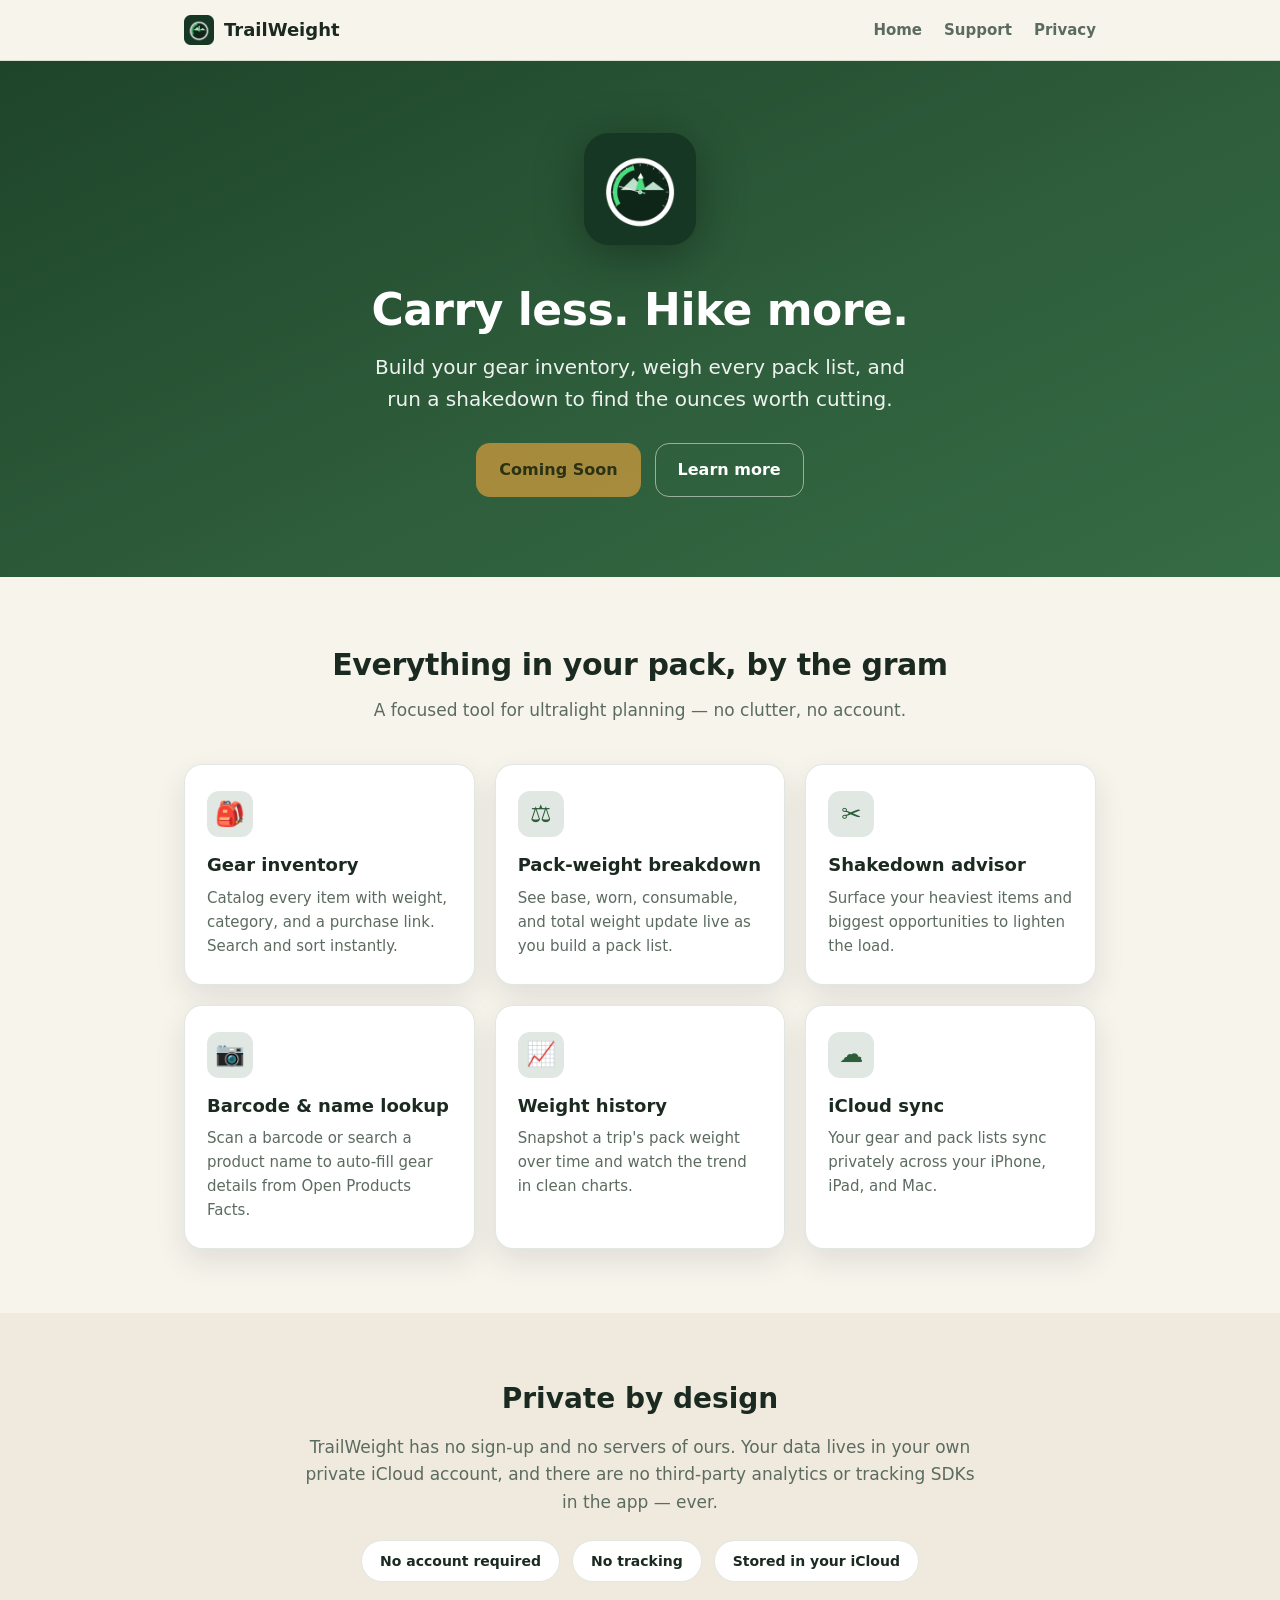
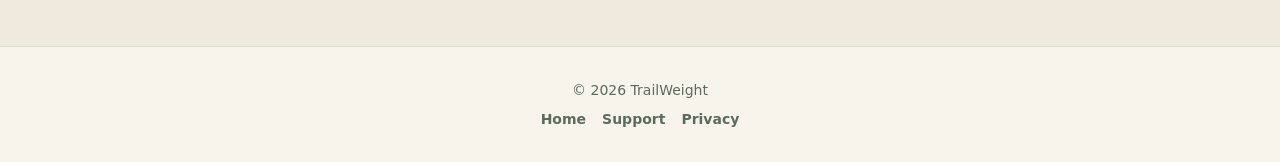
<file: index.html>
<!DOCTYPE html>
<html lang="en">
<head>
  <meta charset="UTF-8">
  <meta name="viewport" content="width=device-width, initial-scale=1">
  <meta name="color-scheme" content="light dark">
  <title>TrailWeight — Ultralight backpacking gear & pack-weight tracker</title>
  <meta name="description" content="TrailWeight helps ultralight backpackers build a gear inventory, weigh their pack, and run a shakedown to cut ounces. Private by design — your data stays in your iCloud.">
  <link rel="icon" type="image/png" href="favicon.png">
  <link rel="apple-touch-icon" href="apple-touch-icon.png">
  <link rel="stylesheet" href="style.css">
</head>
<body>
  <header class="nav">
    <div class="container nav-inner">
      <a class="brand" href="index.html"><img src="icon.png" alt="TrailWeight icon">TrailWeight</a>
      <nav class="nav-links">
        <a href="index.html">Home</a>
        <a href="support.html">Support</a>
        <a href="privacy.html">Privacy</a>
      </nav>
    </div>
  </header>

  <section class="hero">
    <div class="container">
      <img class="app-icon" src="icon.png" alt="TrailWeight app icon">
      <h1>Carry less. Hike more.</h1>
      <p class="tagline">Build your gear inventory, weigh every pack list, and run a shakedown to find the ounces worth cutting.</p>
      <div class="cta-row">
        <a class="btn btn-primary" id="store-cta" href="#" aria-disabled="true" role="button">Coming&nbsp;Soon</a>
        <a class="btn btn-ghost" href="support.html">Learn&nbsp;more</a>
      </div>
    </div>
  </section>

  <section>
    <div class="container">
      <h2 class="section-title">Everything in your pack, by the gram</h2>
      <p class="section-sub">A focused tool for ultralight planning — no clutter, no account.</p>
      <div class="features">
        <div class="feature">
          <div class="ic">🎒</div>
          <h3>Gear inventory</h3>
          <p>Catalog every item with weight, category, and a purchase link. Search and sort instantly.</p>
        </div>
        <div class="feature">
          <div class="ic">⚖️</div>
          <h3>Pack-weight breakdown</h3>
          <p>See base, worn, consumable, and total weight update live as you build a pack list.</p>
        </div>
        <div class="feature">
          <div class="ic">✂️</div>
          <h3>Shakedown advisor</h3>
          <p>Surface your heaviest items and biggest opportunities to lighten the load.</p>
        </div>
        <div class="feature">
          <div class="ic">📷</div>
          <h3>Barcode &amp; name lookup</h3>
          <p>Scan a barcode or search a product name to auto-fill gear details from Open Products Facts.</p>
        </div>
        <div class="feature">
          <div class="ic">📈</div>
          <h3>Weight history</h3>
          <p>Snapshot a trip's pack weight over time and watch the trend in clean charts.</p>
        </div>
        <div class="feature">
          <div class="ic">☁️</div>
          <h3>iCloud sync</h3>
          <p>Your gear and pack lists sync privately across your iPhone, iPad, and Mac.</p>
        </div>
      </div>
    </div>
  </section>

  <section class="band">
    <div class="container">
      <h2>Private by design</h2>
      <p>TrailWeight has no sign-up and no servers of ours. Your data lives in your own private iCloud account, and there are no third-party analytics or tracking SDKs in the app — ever.</p>
      <div class="pill-row">
        <span class="pill">No account required</span>
        <span class="pill">No tracking</span>
        <span class="pill">Stored in your iCloud</span>
      </div>
    </div>
  </section>

  <footer class="footer">
    <div class="container">
      <div>© 2026 TrailWeight</div>
      <div class="footer-links">
        <a href="index.html">Home</a>
        <a href="support.html">Support</a>
        <a href="privacy.html">Privacy</a>
      </div>
    </div>
  </footer>

  <script>
    // App Store availability auto-detect. Set APP_STORE_ID to the numeric id once
    // the app is published; the CTA then swaps to a live "Download on the App Store"
    // link automatically (via the iTunes Lookup JSONP API) with no edit on launch day.
    var APP_STORE_ID = ""; // e.g. "6612345678"
    (function () {
      if (!APP_STORE_ID) return; // stays "Coming Soon" until an id is set
      var cb = "__twAppLookup";
      window[cb] = function (data) {
        if (data && data.resultCount > 0) {
          var app = data.results[0];
          var cta = document.getElementById("store-cta");
          cta.href = app.trackViewUrl;
          cta.removeAttribute("aria-disabled");
          cta.classList.add("available");
          cta.textContent = "Download on the App Store";
        }
      };
      var s = document.createElement("script");
      s.src = "https://itunes.apple.com/lookup?id=" + APP_STORE_ID + "&callback=" + cb;
      s.onerror = function () {}; // silent: leave CTA as-is on network failure
      document.head.appendChild(s);
    })();
  </script>
</body>
</html>
</file>
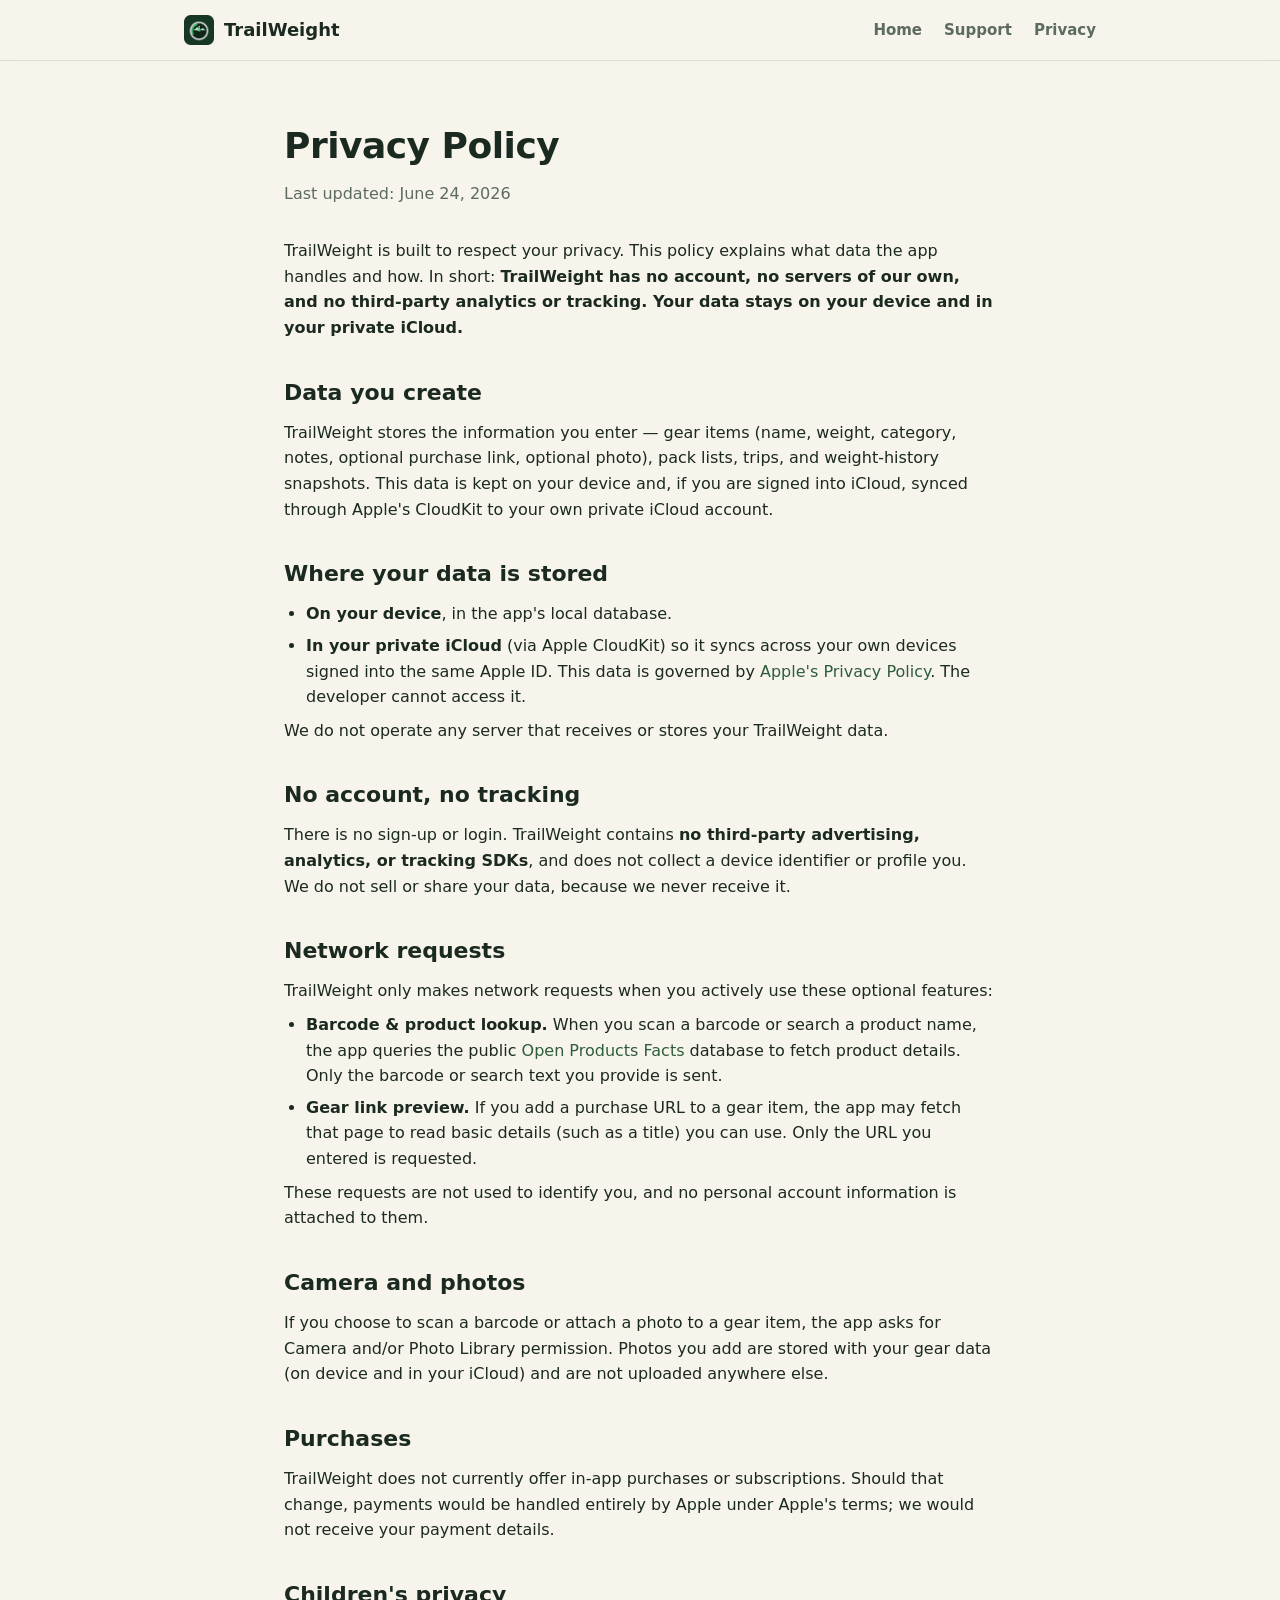
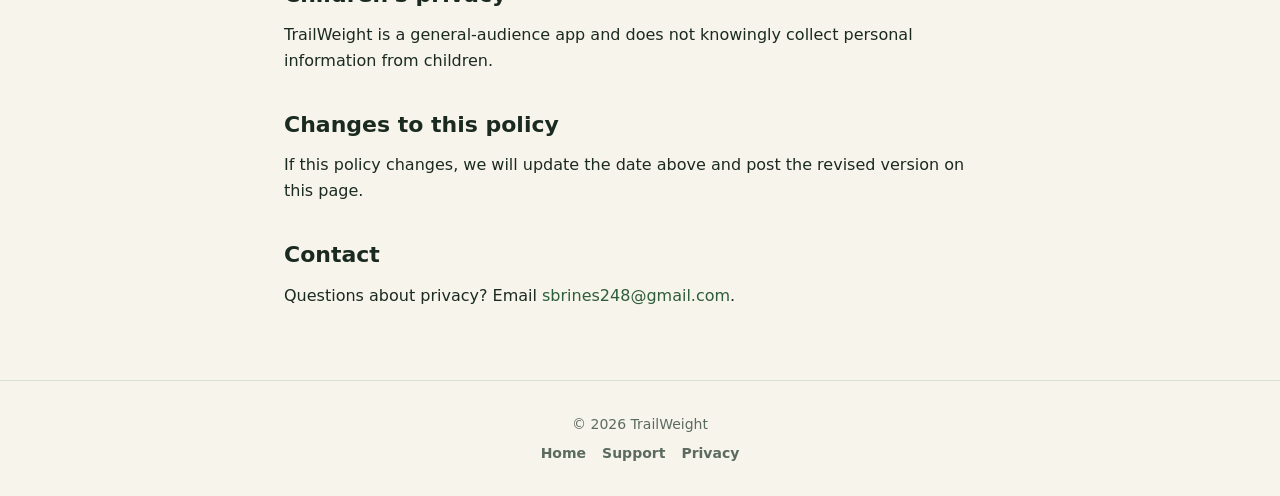
<file: privacy.html>
<!DOCTYPE html>
<html lang="en">
<head>
  <meta charset="UTF-8">
  <meta name="viewport" content="width=device-width, initial-scale=1">
  <meta name="color-scheme" content="light dark">
  <title>TrailWeight — Privacy Policy</title>
  <meta name="description" content="TrailWeight privacy policy: no account, no tracking, your data stored in your own iCloud.">
  <link rel="icon" type="image/png" href="favicon.png">
  <link rel="apple-touch-icon" href="apple-touch-icon.png">
  <link rel="stylesheet" href="style.css">
</head>
<body>
  <header class="nav">
    <div class="container nav-inner">
      <a class="brand" href="index.html"><img src="icon.png" alt="TrailWeight icon">TrailWeight</a>
      <nav class="nav-links">
        <a href="index.html">Home</a>
        <a href="support.html">Support</a>
        <a href="privacy.html">Privacy</a>
      </nav>
    </div>
  </header>

  <main class="article">
    <h1>Privacy Policy</h1>
    <p class="updated">Last updated: June 24, 2026</p>

    <p>TrailWeight is built to respect your privacy. This policy explains what data the app handles and how. In short: <strong>TrailWeight has no account, no servers of our own, and no third-party analytics or tracking. Your data stays on your device and in your private iCloud.</strong></p>

    <h2>Data you create</h2>
    <p>TrailWeight stores the information you enter — gear items (name, weight, category, notes, optional purchase link, optional photo), pack lists, trips, and weight-history snapshots. This data is kept on your device and, if you are signed into iCloud, synced through Apple's CloudKit to your own private iCloud account.</p>

    <h2>Where your data is stored</h2>
    <ul>
      <li><strong>On your device</strong>, in the app's local database.</li>
      <li><strong>In your private iCloud</strong> (via Apple CloudKit) so it syncs across your own devices signed into the same Apple ID. This data is governed by <a href="https://www.apple.com/legal/privacy/" rel="noopener">Apple's Privacy Policy</a>. The developer cannot access it.</li>
    </ul>
    <p>We do not operate any server that receives or stores your TrailWeight data.</p>

    <h2>No account, no tracking</h2>
    <p>There is no sign-up or login. TrailWeight contains <strong>no third-party advertising, analytics, or tracking SDKs</strong>, and does not collect a device identifier or profile you. We do not sell or share your data, because we never receive it.</p>

    <h2>Network requests</h2>
    <p>TrailWeight only makes network requests when you actively use these optional features:</p>
    <ul>
      <li><strong>Barcode &amp; product lookup.</strong> When you scan a barcode or search a product name, the app queries the public <a href="https://world.openproductsfacts.org/" rel="noopener">Open Products Facts</a> database to fetch product details. Only the barcode or search text you provide is sent.</li>
      <li><strong>Gear link preview.</strong> If you add a purchase URL to a gear item, the app may fetch that page to read basic details (such as a title) you can use. Only the URL you entered is requested.</li>
    </ul>
    <p>These requests are not used to identify you, and no personal account information is attached to them.</p>

    <h2>Camera and photos</h2>
    <p>If you choose to scan a barcode or attach a photo to a gear item, the app asks for Camera and/or Photo Library permission. Photos you add are stored with your gear data (on device and in your iCloud) and are not uploaded anywhere else.</p>

    <h2>Purchases</h2>
    <p>TrailWeight does not currently offer in-app purchases or subscriptions. Should that change, payments would be handled entirely by Apple under Apple's terms; we would not receive your payment details.</p>

    <h2>Children's privacy</h2>
    <p>TrailWeight is a general-audience app and does not knowingly collect personal information from children.</p>

    <h2>Changes to this policy</h2>
    <p>If this policy changes, we will update the date above and post the revised version on this page.</p>

    <h2>Contact</h2>
    <p>Questions about privacy? Email <a href="mailto:sbrines248@gmail.com?subject=TrailWeight%20Privacy">sbrines248@gmail.com</a>.</p>
  </main>

  <footer class="footer">
    <div class="container">
      <div>© 2026 TrailWeight</div>
      <div class="footer-links">
        <a href="index.html">Home</a>
        <a href="support.html">Support</a>
        <a href="privacy.html">Privacy</a>
      </div>
    </div>
  </footer>
</body>
</html>
</file>
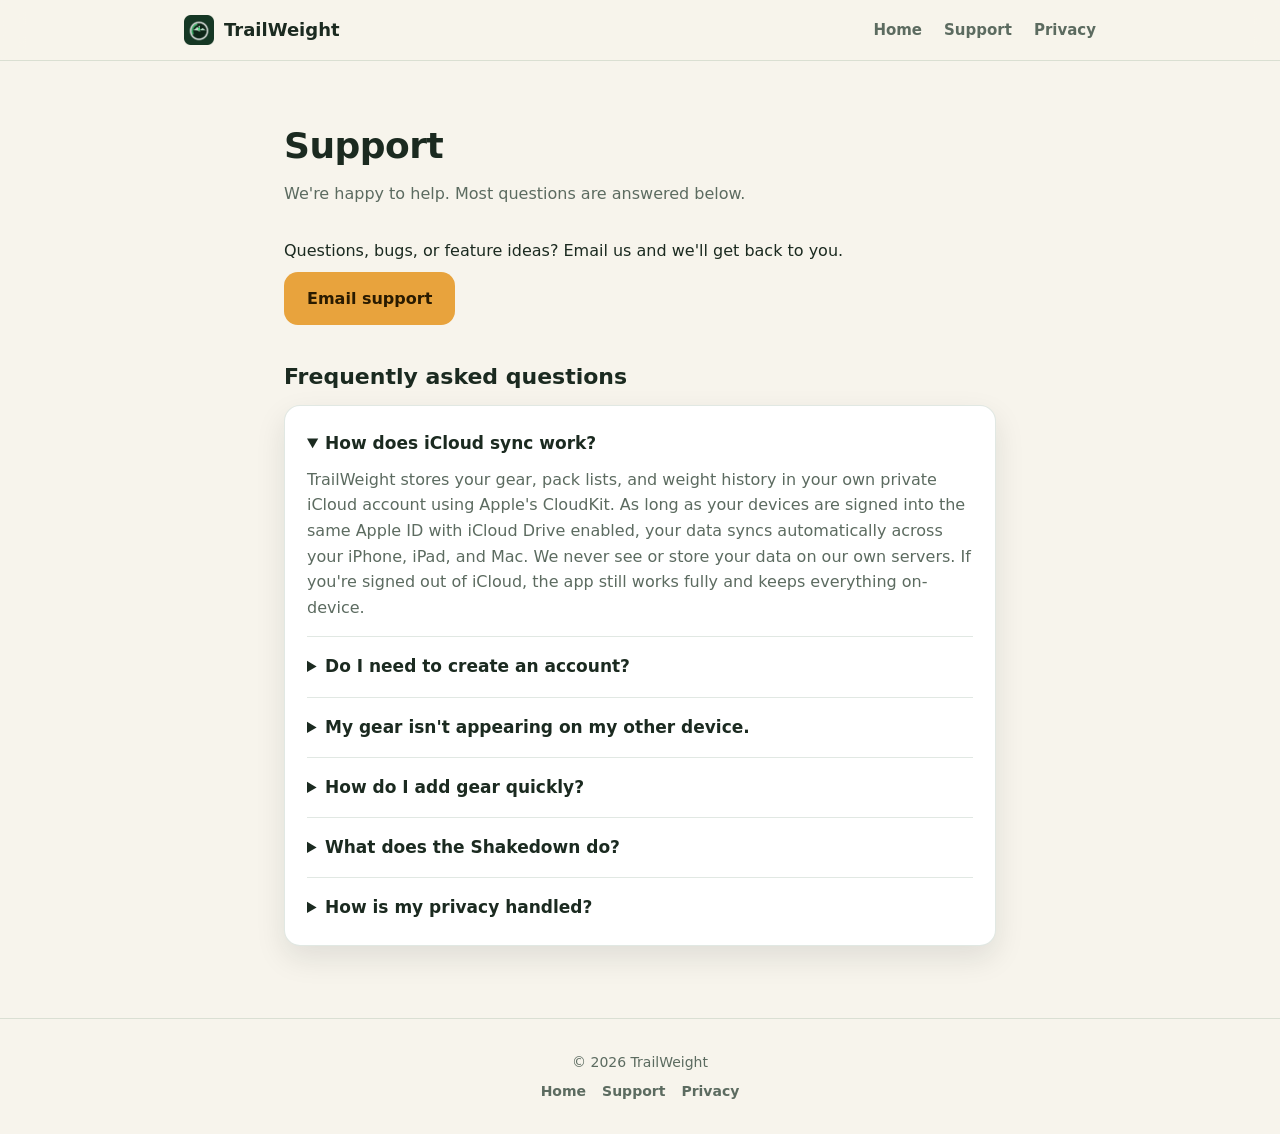
<file: support.html>
<!DOCTYPE html>
<html lang="en">
<head>
  <meta charset="UTF-8">
  <meta name="viewport" content="width=device-width, initial-scale=1">
  <meta name="color-scheme" content="light dark">
  <title>TrailWeight — Support</title>
  <meta name="description" content="Get help with TrailWeight: contact support, iCloud sync, importing gear, and privacy.">
  <link rel="icon" type="image/png" href="favicon.png">
  <link rel="apple-touch-icon" href="apple-touch-icon.png">
  <link rel="stylesheet" href="style.css">
</head>
<body>
  <header class="nav">
    <div class="container nav-inner">
      <a class="brand" href="index.html"><img src="icon.png" alt="TrailWeight icon">TrailWeight</a>
      <nav class="nav-links">
        <a href="index.html">Home</a>
        <a href="support.html">Support</a>
        <a href="privacy.html">Privacy</a>
      </nav>
    </div>
  </header>

  <main class="article">
    <h1>Support</h1>
    <p class="updated">We're happy to help. Most questions are answered below.</p>

    <p>Questions, bugs, or feature ideas? Email us and we'll get back to you.</p>
    <p class="contact-btn">
      <a class="btn btn-primary" href="mailto:sbrines248@gmail.com?subject=TrailWeight%20Support">Email support</a>
    </p>

    <h2>Frequently asked questions</h2>
    <div class="faq">
      <details open>
        <summary>How does iCloud sync work?</summary>
        <p>TrailWeight stores your gear, pack lists, and weight history in your own private iCloud account using Apple's CloudKit. As long as your devices are signed into the same Apple ID with iCloud Drive enabled, your data syncs automatically across your iPhone, iPad, and Mac. We never see or store your data on our own servers. If you're signed out of iCloud, the app still works fully and keeps everything on-device.</p>
      </details>
      <details>
        <summary>Do I need to create an account?</summary>
        <p>No. There is no TrailWeight account or login. The app uses your device and your iCloud only.</p>
      </details>
      <details>
        <summary>My gear isn't appearing on my other device.</summary>
        <p>Check that both devices are signed into the same Apple ID, that iCloud Drive is on (Settings → your name → iCloud), and that you have a network connection. CloudKit sync can take a moment to propagate — give it up to a minute and reopen the app.</p>
      </details>
      <details>
        <summary>How do I add gear quickly?</summary>
        <p>You can scan a product barcode or search a product name, and TrailWeight will look up details from the public Open Products Facts database to pre-fill the item. You can also type a description and let the app parse it into fields, or import a CSV/LighterPack list.</p>
      </details>
      <details>
        <summary>What does the Shakedown do?</summary>
        <p>The Shakedown reviews a pack list and highlights your heaviest items and the biggest opportunities to cut weight, so you can decide what to leave behind.</p>
      </details>
      <details>
        <summary>How is my privacy handled?</summary>
        <p>TrailWeight has no third-party analytics or tracking. Your data stays in your iCloud. See our <a href="privacy.html">Privacy Policy</a> for the full details.</p>
      </details>
    </div>
  </main>

  <footer class="footer">
    <div class="container">
      <div>© 2026 TrailWeight</div>
      <div class="footer-links">
        <a href="index.html">Home</a>
        <a href="support.html">Support</a>
        <a href="privacy.html">Privacy</a>
      </div>
    </div>
  </footer>
</body>
</html>
</file>
<file: style.css>
/* TrailWeight — App Store support/marketing site
   Theme: "Trailhead" (pine + amber), matching the app's TrailTheme tokens.
   Font: SF Pro Rounded on Apple devices (the app uses .fontDesign(.rounded)). */

:root {
  /* Light (default) */
  --bg:        #F7F4EC; /* trailBone */
  --bg-alt:    #EFEADD;
  --card:      #FFFFFF;
  --text:      #1B2A20;
  --text-muted:#5C6B60;
  --primary:   #2E5D3B; /* trailPine */
  --primary-deep:#1E4429;
  --accent:    #E8A33D; /* trailAmber */
  --border:    rgba(46, 93, 59, 0.14);
  --shadow:    0 12px 30px rgba(20, 32, 26, 0.10);
}

@media (prefers-color-scheme: dark) {
  :root {
    --bg:        #14201A; /* trailForest */
    --bg-alt:    #18261E;
    --card:      #1E2D24; /* trailCard dark */
    --text:      #EAF1EB;
    --text-muted:#9FB0A4;
    --primary:   #6FBF87; /* trailPrimary dark */
    --primary-deep:#2E5D3B;
    --accent:    #F0B859;
    --border:    rgba(255, 255, 255, 0.10);
    --shadow:    0 12px 30px rgba(0, 0, 0, 0.40);
  }
}

* { box-sizing: border-box; margin: 0; padding: 0; }

html { scroll-behavior: smooth; }

body {
  font-family: ui-rounded, "SF Pro Rounded", -apple-system, system-ui, sans-serif;
  /* IMPORTANT: var(--bg) so dark mode applies — never a literal after the @media block. */
  background: var(--bg);
  color: var(--text);
  line-height: 1.6;
  -webkit-font-smoothing: antialiased;
}

a { color: var(--primary); text-decoration: none; }
a:hover { text-decoration: underline; }

.container { max-width: 960px; margin: 0 auto; padding: 0 24px; }

/* ---------- Nav ---------- */
.nav {
  position: sticky; top: 0; z-index: 100;
  background: color-mix(in srgb, var(--bg) 82%, transparent);
  backdrop-filter: saturate(160%) blur(12px);
  -webkit-backdrop-filter: saturate(160%) blur(12px);
  border-bottom: 1px solid var(--border);
}
.nav-inner { display: flex; align-items: center; justify-content: space-between; height: 60px; }
.brand { display: flex; align-items: center; gap: 10px; font-weight: 700; color: var(--text); font-size: 18px; }
.brand:hover { text-decoration: none; }
.brand img { width: 30px; height: 30px; }
.nav-links { display: flex; gap: 22px; }
.nav-links a { color: var(--text-muted); font-weight: 600; font-size: 15px; }
.nav-links a:hover { color: var(--primary); text-decoration: none; }

/* ---------- Buttons ---------- */
.btn {
  display: inline-flex; align-items: center; gap: 8px;
  padding: 13px 22px; border-radius: 14px; font-weight: 700; font-size: 16px;
  border: 1.5px solid transparent; cursor: pointer; transition: transform .08s ease, opacity .15s ease;
}
.btn:hover { text-decoration: none; transform: translateY(-1px); }
.btn-primary { background: var(--accent); color: #2A1B00; }
.btn-ghost { background: transparent; color: #fff; border-color: rgba(255,255,255,0.5); }
.btn-ghost:hover { background: rgba(255,255,255,0.12); }

/* App Store CTA: disabled "Coming Soon" until the listing is live. */
#store-cta[aria-disabled="true"] { opacity: .65; cursor: default; pointer-events: none; }
#store-cta.available { background: #000; color: #fff; }

/* ---------- Hero ---------- */
.hero {
  /* Fixed pine gradient with white text — readable in both light & dark. */
  background: linear-gradient(155deg, var(--primary-deep), #2E5D3B 55%, #356b45);
  color: #fff; text-align: center; padding: 72px 0 80px;
}
.hero img.app-icon { width: 112px; height: 112px; filter: drop-shadow(0 10px 24px rgba(0,0,0,.35)); }
.hero h1 { font-size: 44px; font-weight: 800; margin: 22px 0 6px; letter-spacing: -0.5px; }
.hero .tagline { font-size: 20px; opacity: .92; max-width: 560px; margin: 0 auto 28px; }
.hero .cta-row { display: flex; gap: 14px; justify-content: center; flex-wrap: wrap; }

/* ---------- Sections ---------- */
section { padding: 64px 0; }
.section-title { font-size: 30px; font-weight: 800; text-align: center; margin-bottom: 8px; letter-spacing: -0.4px; }
.section-sub { text-align: center; color: var(--text-muted); margin-bottom: 40px; font-size: 17px; }

/* Features grid */
.features { display: grid; grid-template-columns: repeat(3, 1fr); gap: 20px; }
.feature {
  background: var(--card); border: 1px solid var(--border); border-radius: 18px;
  padding: 26px 22px; box-shadow: var(--shadow);
}
.feature .ic {
  width: 46px; height: 46px; border-radius: 12px; display: grid; place-items: center;
  background: color-mix(in srgb, var(--primary) 14%, transparent); color: var(--primary);
  font-size: 24px; margin-bottom: 14px;
}
.feature h3 { font-size: 18px; margin-bottom: 6px; }
.feature p { color: var(--text-muted); font-size: 15px; }

/* Private-by-design band */
.band { background: var(--bg-alt); }
.band .container { text-align: center; max-width: 720px; }
.band h2 { font-size: 28px; font-weight: 800; margin-bottom: 12px; }
.band p { color: var(--text-muted); font-size: 17px; }
.band .pill-row { display: flex; gap: 12px; justify-content: center; flex-wrap: wrap; margin-top: 24px; }
.pill {
  background: var(--card); border: 1px solid var(--border); border-radius: 999px;
  padding: 9px 18px; font-weight: 600; font-size: 14px; color: var(--text);
}

/* ---------- Article (support / privacy) ---------- */
.article { max-width: 760px; margin: 0 auto; padding: 56px 24px 72px; }
.article h1 { font-size: 36px; font-weight: 800; margin-bottom: 6px; letter-spacing: -0.5px; }
.article .updated { color: var(--text-muted); margin-bottom: 32px; }
.article h2 { font-size: 22px; font-weight: 700; margin: 34px 0 10px; }
.article p, .article li { color: var(--text); font-size: 16px; }
.article ul { margin: 8px 0 8px 22px; }
.article li { margin-bottom: 6px; }
.faq { background: var(--card); border: 1px solid var(--border); border-radius: 16px; padding: 8px 22px; box-shadow: var(--shadow); }
.faq details { padding: 16px 0; border-bottom: 1px solid var(--border); }
.faq details:last-child { border-bottom: none; }
.faq summary { font-weight: 700; cursor: pointer; font-size: 17px; }
.faq summary::-webkit-details-marker { color: var(--accent); }
.faq p { margin-top: 10px; color: var(--text-muted); }
.contact-btn { margin: 8px 0 28px; }

/* ---------- Footer ---------- */
.footer {
  border-top: 1px solid var(--border); padding: 32px 0; text-align: center;
  color: var(--text-muted); font-size: 14px;
}
.footer a { color: var(--text-muted); font-weight: 600; }
.footer .footer-links { margin-top: 6px; display: flex; gap: 16px; justify-content: center; }

@media (max-width: 720px) {
  .features { grid-template-columns: 1fr; }
  .hero h1 { font-size: 34px; }
  .nav-links { gap: 14px; }
}
</file>
